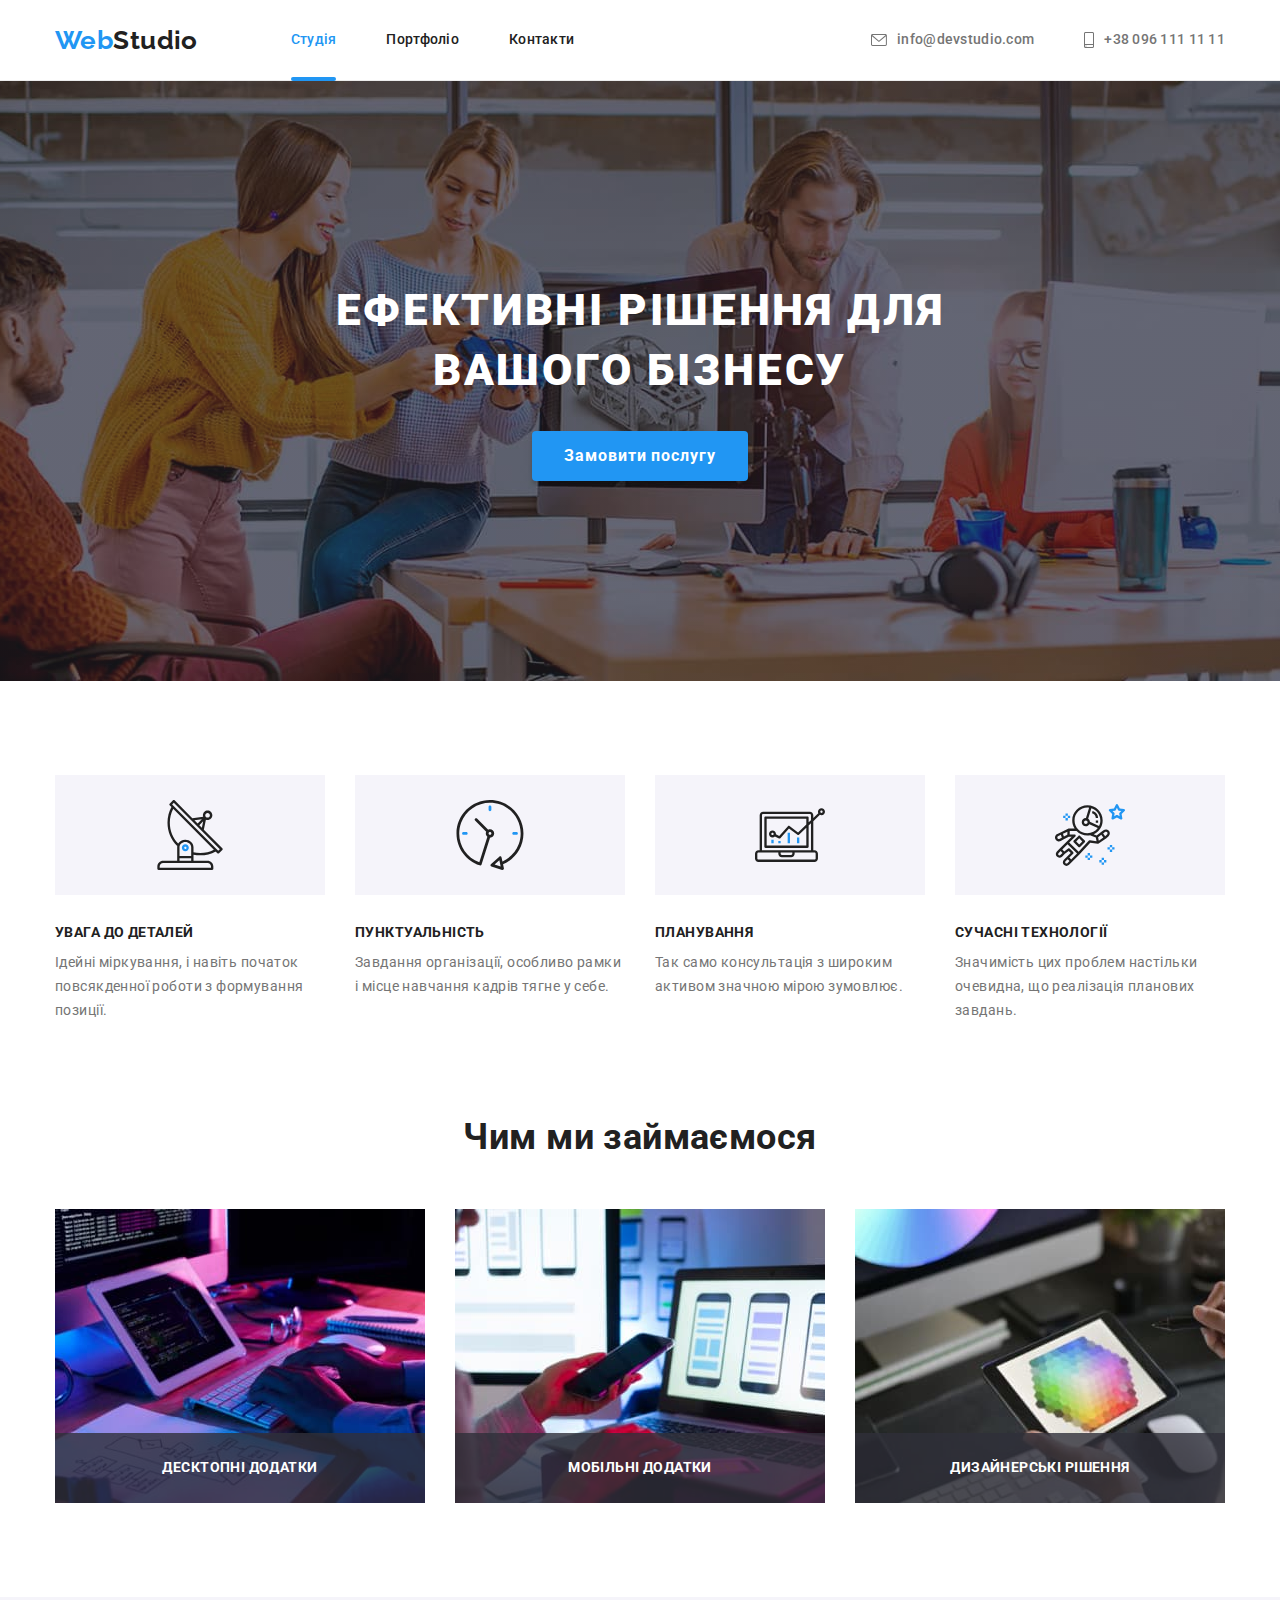
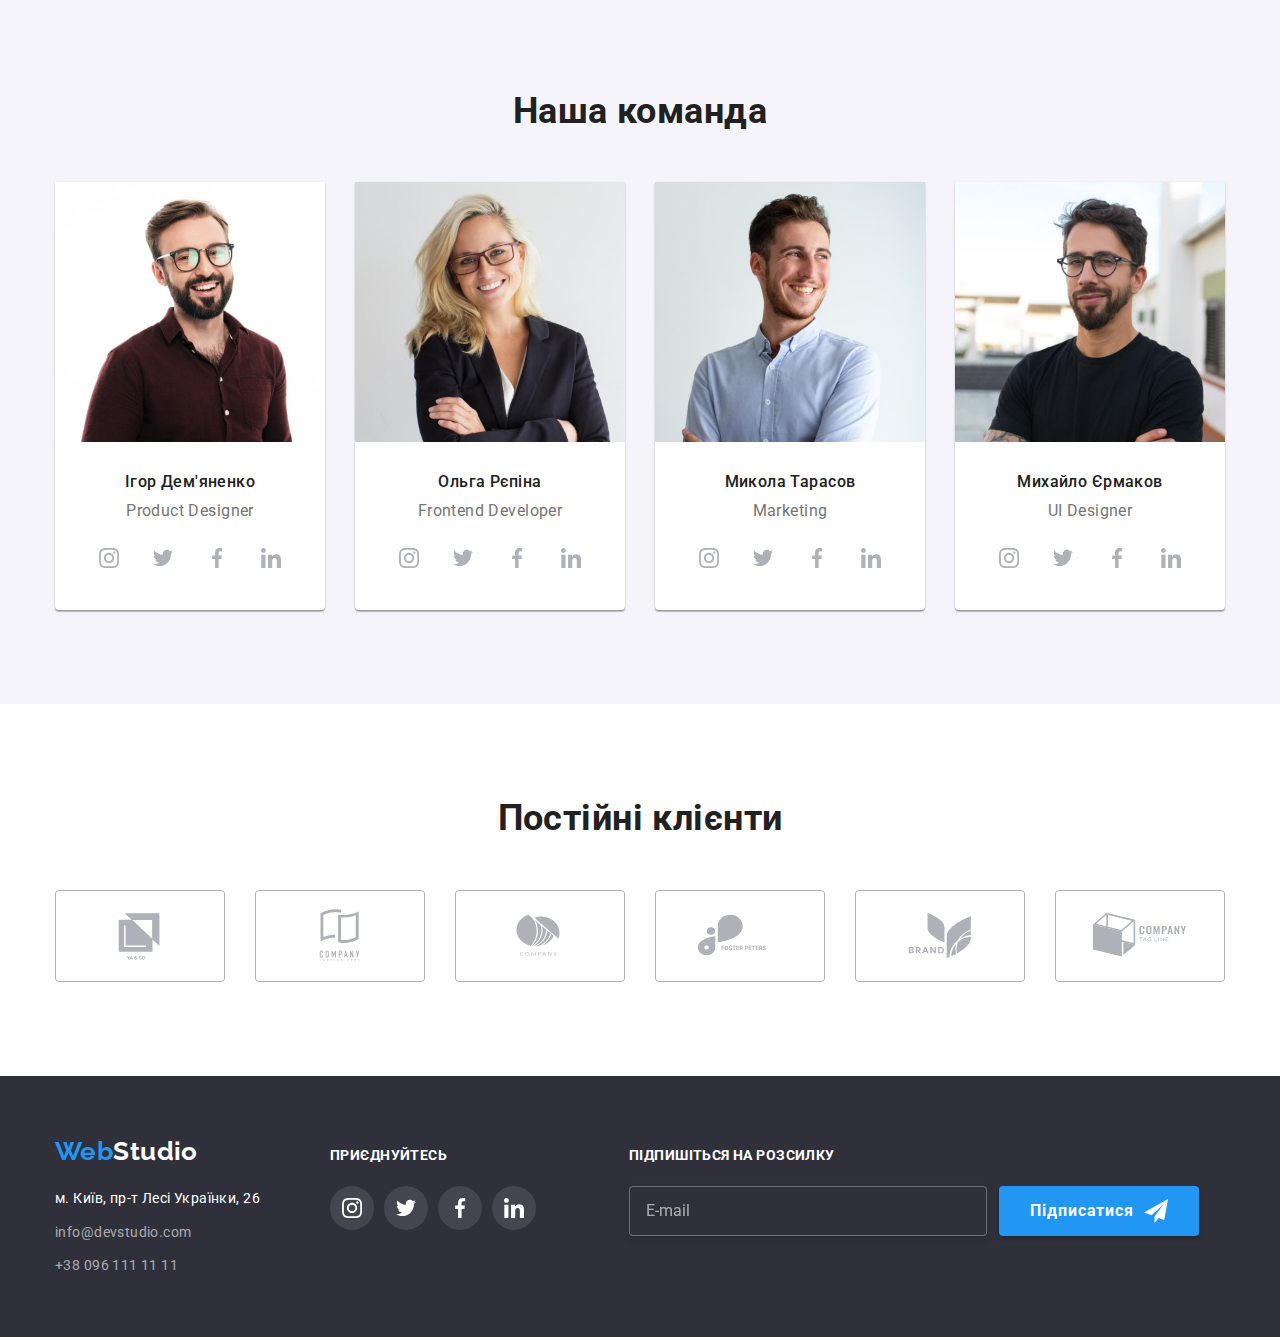
<file: index.html>
<!DOCTYPE html>
<html lang="uk">
  <head>
    <meta charset="UTF-8" />
    <meta name="viewport" content="width=device-width, initial-scale=1.0" />
    <title>WebStudio</title>
    <link rel="preconnect" href="https://fonts.googleapis.com" />
    <link rel="preconnect" href="https://fonts.gstatic.com" crossorigin />
    <link
      href="https://fonts.googleapis.com/css2?family=Raleway:wght@700&family=Roboto:wght@400;500;700;900&display=swap"
      rel="stylesheet"
    />
    <link
      rel="stylesheet"
      href="https://cdnjs.cloudflare.com/ajax/libs/modern-normalize/1.1.0/modern-normalize.min.css"
    />
    <link rel="stylesheet" href="./css/main.min.css" />
  </head>

  <body>
    <!-- header-->
    <header class="header">
      <div class="container header-container">
        <a href="./index.html" lang="en" class="logo"> <span class="part-logo">Web</span>Studio </a>
        <nav class="header-navigation">
          <ul class="site-nav list">
            <li class="header-item"><a href="" class="header-link link current">Студія</a></li>
            <li class="header-item">
              <a href="./portfolio.html" class="header-link link">Портфоліо</a>
            </li>
            <li class="header-item"><a href="" class="header-link link">Контакти</a></li>
          </ul>
        </nav>
        <ul class="auth-nav list">
          <li class="item">
            <a href="mailto:info@devstudio.com" class="header-link link">
              <svg class="nav-icon" width="16" height="12">
                <use href="./images/icons.svg#icon-envelope"></use>
              </svg>
              info@devstudio.com</a
            >
          </li>
          <li class="item">
            <a href="tel:+380961111111" class="header-link link">
              <svg class="nav-icon" width="10" height="16">
                <use href="./images/icons.svg#icon-smartphone"></use>
              </svg>
              +38 096 111 11 11</a
            >
          </li>
        </ul>
      </div>
    </header>

    <main>
      <!-- Шапка -->
      <section class="hero">
        <div class="container">
          <h1 class="hero-title">Ефективні рішення для вашого бізнесу</h1>
          <button type="button" class="hero-button button" data-modal-open>Замовити послугу</button>
        </div>
      </section>

      <!-- особливості -->
      <section class="features">
        <div class="container">
          <h2 class="visually-hidden">Наші особливості</h2>
          <ul class="list features-list">
            <li class="features-item">
              <div class="features-bg">
                <svg class="features-icon" width="70" height="70">
                  <use href="./images/icons.svg#icon-antenna"></use>
                </svg>
              </div>
              <h3 class="features-subtitle">Увага до деталей</h3>
              <p class="features-text">
                Ідейні міркування, і навіть початок повсякденної роботи з формування позиції.
              </p>
            </li>
            <li class="features-item">
              <div class="features-bg">
                <svg class="features-icon" width="70" height="70">
                  <use href="./images/icons.svg#icon-clock"></use>
                </svg>
              </div>
              <h3 class="features-subtitle">Пунктуальність</h3>
              <p class="features-text">
                Завдання організації, особливо рамки і місце навчання кадрів тягне у себе.
              </p>
            </li>
            <li class="features-item">
              <div class="features-bg">
                <svg class="features-icon" width="70" height="70">
                  <use href="./images/icons.svg#icon-diagram"></use>
                </svg>
              </div>
              <h3 class="features-subtitle">Планування</h3>
              <p class="features-text">
                Так само консультація з широким активом значною мірою зумовлює.
              </p>
            </li>
            <li class="features-item">
              <div class="features-bg">
                <svg class="features-icon" width="70" height="70">
                  <use href="./images/icons.svg#icon-astronaut"></use>
                </svg>
              </div>
              <h3 class="features-subtitle">Сучасні технології</h3>
              <p class="features-text">
                Значимість цих проблем настільки очевидна, що реалізація планових завдань.
              </p>
            </li>
          </ul>
        </div>
      </section>

      <!-- чим займаємось -->
      <section class="work section">
        <div class="container">
          <h2 class="work-title">Чим ми займаємося</h2>
          <ul class="list work-list">
            <li class="work-item">
              <div class="work-thumb">
                <img
                  class="work-img"
                  src="./images/box1.jpg"
                  alt="робочий стіл на якому комп'ютер планшет та клавіатура"
                  width="370"
                />
                <p class="work-text">Десктопні додатки</p>
              </div>
            </li>
            <li class="work-item">
              <div class="work-thumb">
                <img
                  class="work-img"
                  src="./images/box2.jpg"
                  alt="робочий стіл на якому ноутбук. Смартфон у руках"
                  width="370"
                />
                <p class="work-text">Мобільні додатки</p>
              </div>
            </li>
            <li class="work-item">
              <div class="work-thumb">
                <img
                  class="work-img"
                  src="./images/box3.jpg"
                  alt="планшет у руках. на планшеті кольорова гама"
                  width="370"
                />
                <p class="work-text">Дизайнерські рішення</p>
              </div>
            </li>
          </ul>
        </div>
      </section>

      <!-- команда -->
      <section class="team section">
        <div class="container">
          <h2 class="team-title">Наша команда</h2>
          <ul class="list team-list">
            <li class="team-item">
              <img
                class="team-img"
                src="./images/img.jpg"
                alt="чоловік  в окулярах з бородою в коричневій сорочці на білому фоні"
                width="270"
              />
              <div class="team-container">
                <h3 class="team-subtitle">Ігор Дем'яненко</h3>
                <p lang="en" class="team-text">Product Designer</p>
                <ul class="list">
                  <li class="item">
                    <a href="#" class="team-link"
                      ><svg class="team-icon svg" width="20" height="20">
                        <use href="./images/icons.svg#icon-instagram"></use>
                      </svg>
                    </a>
                  </li>
                  <li class="item">
                    <a href="#" class="team-link">
                      <svg class="team-icon svg" width="20" height="20">
                        <use href="./images/icons.svg#icon-twitter"></use>
                      </svg>
                    </a>
                  </li>
                  <li class="item">
                    <a href="#" class="team-link"
                      ><svg class="team-icon svg" width="20" height="20">
                        <use href="./images/icons.svg#icon-facebook"></use>
                      </svg>
                    </a>
                  </li>
                  <li class="item">
                    <a href="#" class="team-link"
                      ><svg class="team-icon svg" width="20" height="20">
                        <use href="./images/icons.svg#icon-linkedin"></use>
                      </svg>
                    </a>
                  </li>
                </ul>
              </div>
            </li>
            <li class="team-item">
              <img
                class="team-img"
                src="./images/img(1).jpg"
                alt="жінка блондинка в окулярах в чорному піджаку "
                width="270"
              />
              <div class="team-container">
                <h3 class="team-subtitle">Ольга Рєпіна</h3>
                <p lang="en" class="team-text">Frontend Developer</p>
                <ul class="list">
                  <li class="item">
                    <a href="#" class="team-link"
                      ><svg class="team-icon svg" width="20" height="20">
                        <use href="./images/icons.svg#icon-instagram"></use>
                      </svg>
                    </a>
                  </li>
                  <li class="item">
                    <a href="#" class="team-link">
                      <svg class="team-icon svg" width="20" height="20">
                        <use href="./images/icons.svg#icon-twitter"></use>
                      </svg>
                    </a>
                  </li>
                  <li class="item">
                    <a href="#" class="team-link"
                      ><svg class="team-icon svg" width="20" height="20">
                        <use href="./images/icons.svg#icon-facebook"></use>
                      </svg>
                    </a>
                  </li>
                  <li class="item">
                    <a href="#" class="team-link"
                      ><svg class="team-icon svg" width="20" height="20">
                        <use href="./images/icons.svg#icon-linkedin"></use>
                      </svg>
                    </a>
                  </li>
                </ul>
              </div>
            </li>
            <li class="team-item">
              <img
                class="team-img"
                src="./images/img(2).jpg"
                alt="чоловік в світло блакитній сорочці на білому фоні"
                width="270"
              />
              <div class="team-container">
                <h3 class="team-subtitle">Микола Тарасов</h3>
                <p lang="en" class="team-text">Marketing</p>
                <ul class="list">
                  <li class="item">
                    <a href="#" class="team-link"
                      ><svg class="team-icon svg" width="20" height="20">
                        <use href="./images/icons.svg#icon-instagram"></use>
                      </svg>
                    </a>
                  </li>
                  <li class="item">
                    <a href="#" class="team-link">
                      <svg class="team-icon svg" width="20" height="20">
                        <use href="./images/icons.svg#icon-twitter"></use>
                      </svg>
                    </a>
                  </li>
                  <li class="item">
                    <a href="#" class="team-link"
                      ><svg class="team-icon svg" width="20" height="20">
                        <use href="./images/icons.svg#icon-facebook"></use>
                      </svg>
                    </a>
                  </li>
                  <li class="item">
                    <a href="#" class="team-link"
                      ><svg class="team-icon svg" width="20" height="20">
                        <use href="./images/icons.svg#icon-linkedin"></use>
                      </svg>
                    </a>
                  </li>
                </ul>
              </div>
            </li>
            <li class="team-item">
              <img
                class="team-img"
                src="./images/img(3).jpg"
                alt="чоловік в окулярах з бородою в чорній футболці"
                width="270"
              />
              <div class="team-container">
                <h3 class="team-subtitle">Михайло Єрмаков</h3>
                <p lang="en" class="team-text">UI Designer</p>
                <ul class="list">
                  <li class="item">
                    <a href="#" class="team-link"
                      ><svg class="team-icon svg" width="20" height="20">
                        <use href="./images/icons.svg#icon-instagram"></use>
                      </svg>
                    </a>
                  </li>
                  <li class="item">
                    <a href="#" class="team-link">
                      <svg class="team-icon svg" width="20" height="20">
                        <use href="./images/icons.svg#icon-twitter"></use>
                      </svg>
                    </a>
                  </li>
                  <li class="item">
                    <a href="#" class="team-link"
                      ><svg class="team-icon svg" width="20" height="20">
                        <use href="./images/icons.svg#icon-facebook"></use>
                      </svg>
                    </a>
                  </li>
                  <li class="item">
                    <a href="#" class="team-link"
                      ><svg class="team-icon svg" width="20" height="20">
                        <use href="./images/icons.svg#icon-linkedin"></use>
                      </svg>
                    </a>
                  </li>
                </ul>
              </div>
            </li>
          </ul>
        </div>
      </section>

      <!-- clients -->
      <section class="clients section">
        <div class="container">
          <h2 class="clients-title">Постійні клієнти</h2>
          <ul class="list clients-list">
            <li class="clients-item">
              <a href="#" class="clients-link">
                <svg class="icon-clients svg" width="106" height="60">
                  <use href="./images/icons.svg#icon-Logo"></use>
                </svg>
              </a>
            </li>
            <li class="clients-item">
              <a href="" class="clients-link">
                <svg class="icon-clients svg" width="106" height="60">
                  <use href="./images/icons.svg#icon-Logo-1"></use>
                </svg>
              </a>
            </li>
            <li class="clients-item">
              <a href="" class="clients-link">
                <svg class="icon-clients svg" width="106" height="60">
                  <use href="./images/icons.svg#icon-Logo-2"></use>
                </svg>
              </a>
            </li>
            <li class="clients-item">
              <a href="" class="clients-link">
                <svg class="icon-clients svg" width="106" height="60">
                  <use href="./images/icons.svg#icon-Logo-3"></use>
                </svg>
              </a>
            </li>
            <li class="clients-item">
              <a href="" class="clients-link">
                <svg class="icon-clients svg" width="106" height="60">
                  <use href="./images/icons.svg#icon-Logo-4"></use>
                </svg>
              </a>
            </li>
            <li class="clients-item">
              <a href="" class="clients-link">
                <svg class="icon-clients svg" width="106" height="60">
                  <use href="./images/icons.svg#icon-Logo-5"></use>
                </svg>
              </a>
            </li>
          </ul>
        </div>
      </section>
    </main>

    <!-- footer -->
    <footer class="footer">
      <div class="container footer-container">
        <div class="adress-container">
          <a href="./index.html" lang="en" class="footer-logo"
            ><span class="part-logo">Web</span>Studio</a
          >
          <address>
            <ul class="adress-list list">
              <li class="adress-item">
                <a
                  href="https://goo.gl/maps/CPtrU1FHBa2aNyZL9"
                  target="_blank"
                  rel="noopener noreferrer nofollow"
                  class="adress"
                >
                  м. Київ, пр-т Лесі Українки, 26</a
                >
              </li>
              <li class="adress-item">
                <a href="mailto:info@devstudio.com" class="adress-link mail">info@devstudio.com</a>
              </li>
              <li class="adress-item">
                <a href="tel:+380961111111" class="adress-link">+38 096 111 11 11</a>
              </li>
            </ul>
          </address>
        </div>
        <div class="footer-join">
          <h2 class="footer-text">Приєднуйтесь</h2>
          <ul class="footer-list list">
            <li class="item">
              <a href="" class="join-link"
                ><svg class="svg" width="20" height="20">
                  <use href="./images/icons.svg#icon-instagram"></use>
                </svg>
              </a>
            </li>
            <li class="item">
              <a href="" class="join-link">
                <svg class="svg" width="20" height="20">
                  <use href="./images/icons.svg#icon-twitter"></use>
                </svg>
              </a>
            </li>
            <li class="item">
              <a href="" class="join-link">
                <svg class="svg" width="20" height="20">
                  <use href="./images/icons.svg#icon-facebook"></use>
                </svg>
              </a>
            </li>
            <li class="item">
              <a href="" class="join-link">
                <svg class="svg" width="20" height="20">
                  <use href="./images/icons.svg#icon-linkedin"></use>
                </svg>
              </a>
            </li>
          </ul>
        </div>
        <div class="footer-input">
          <h2 class="footer-text">Підпишіться на розсилку</h2>
          <form class="footer-label">
            <label>
              <input required type="email" name="email" placeholder="E-mail" class="join-input" />
            </label>
            <button type="submit" class="button join-button">
              Підписатися
              <svg class="svg icon-send" width="24" height="24">
                <use href="./images/icons.svg#icon-send"></use>
              </svg>
            </button>
          </form>
        </div>
      </div>
    </footer>

    <!-- modal-window -->
    <div class="backdrop is-hidden" data-modal>
      <div class="modal">
        <button type="button" class="close-button" data-modal-close>
          <svg class="icon-close svg" width="18" height="18">
            <use href="./images/icons.svg#icon-close"></use>
          </svg>
        </button>

        <form class="form">
          <p class="form-text">Залиште свої дані, ми вам передзвонимо</p>
          <div class="form-field">
            <label for="name" class="form-label">Ім'я</label>
            <div class="input-field">
              <svg class="svg icon-form" width="18" height="18">
                <use href="./images/icons.svg#icon-person"></use>
              </svg>
              <input
                class="form-input"
                type="text"
                name="name"
                id="name"
                required
                pattern="[a-zA-Zа-яА-ЯіІїЇ`ʼ]+"
              />
            </div>
          </div>

          <div class="form-field">
            <label for="tel" class="form-label">Телефон</label>
            <div class="input-field">
              <svg class="svg icon-form" width="18" height="18">
                <use href="./images/icons.svg#icon-phone"></use>
              </svg>
              <input
                class="form-input"
                type="tel"
                name="tel"
                id="tel"
                required
                pattern="[0-9]{3}-[0-9]{3}-[0-9]{2}-[0-9]{2}"
                title="xxx-xxx-xx-xx"
              />
            </div>
          </div>

          <div class="form-field">
            <label for="email" class="form-label">Пошта</label>
            <div class="input-field">
              <svg class="svg icon-form" width="18" height="18">
                <use href="./images/icons.svg#icon-email"></use>
              </svg>
              <input class="form-input" type="email" name="email" id="email" required />
            </div>
          </div>
          <div class="form-field">
            <label for="comment" class="form-label">Коментар</label>
            <textarea
              class="textarea"
              name="comment"
              id="comment"
              placeholder="Введіть текст"
            ></textarea>
          </div>
          <div class="privacy">
            <label for="privacy" class="privacy-text"
              ><input type="checkbox" name="privacy" class="checkbox" id="privacy" />
              <span class="icon-checkbox"></span>
              Погоджуюся з розсилкою та приймаю <a href="" class="privacy-link"> Умови договору</a>
            </label>
          </div>
          <button type="submit" class="form-button button">Відправити</button>
        </form>
      </div>
    </div>

    <script src="./js/modal.js"></script>
  </body>
</html>
</file>
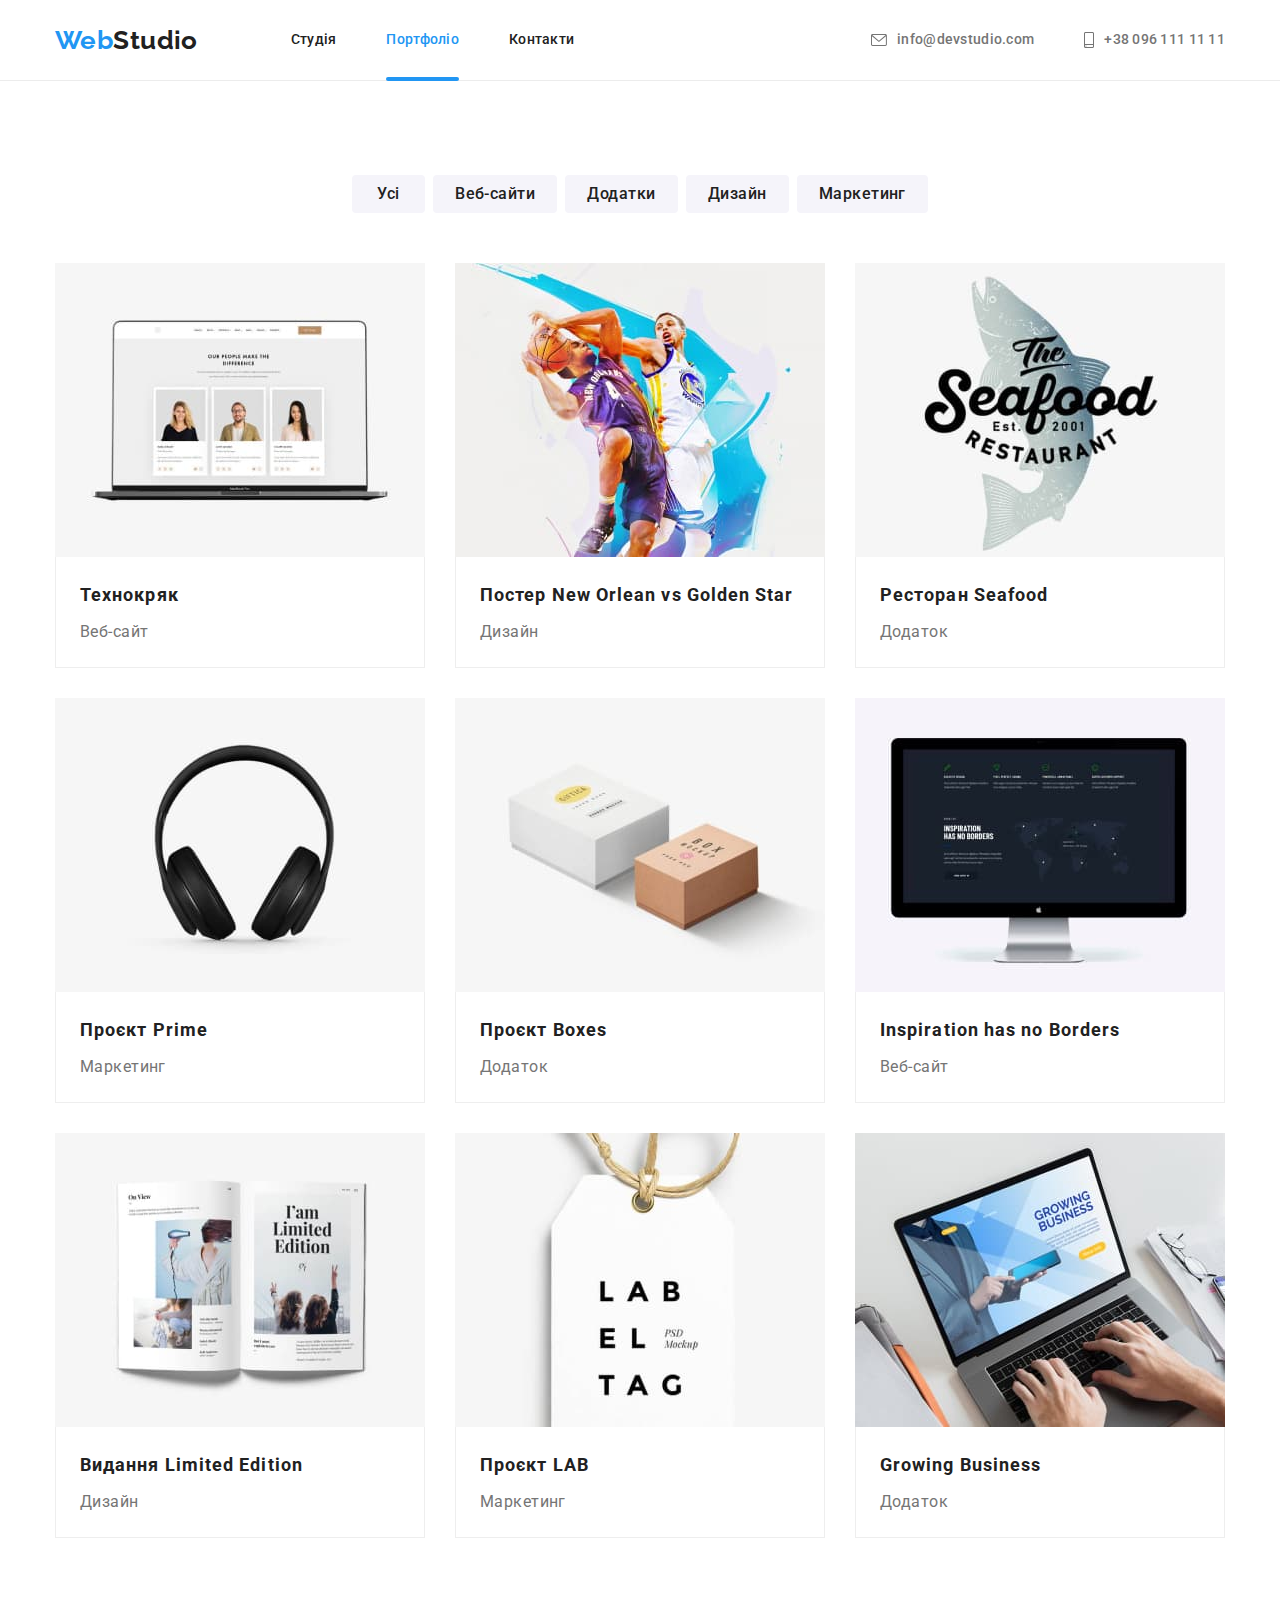
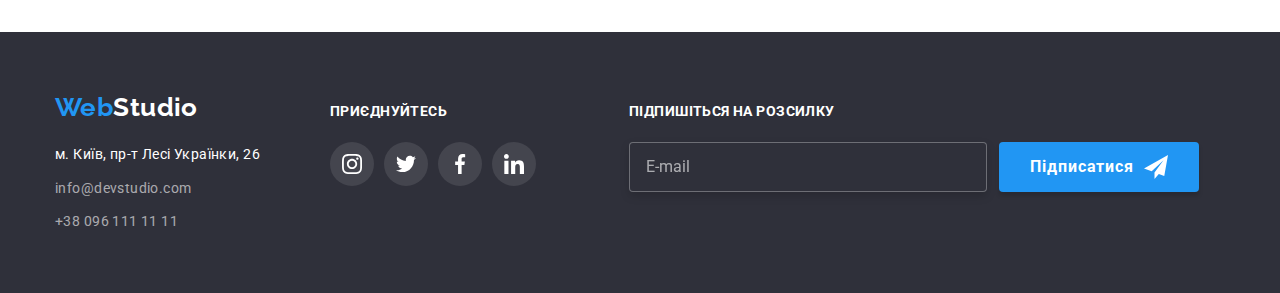
<file: portfolio.html>
<!DOCTYPE html>
<html lang="uk">
  <head>
    <meta charset="UTF-8" />
    <meta name="viewport" content="width=device-width, initial-scale=1.0" />
    <title>WebStudio</title>
    <link rel="preconnect" href="https://fonts.googleapis.com" />
    <link rel="preconnect" href="https://fonts.gstatic.com" crossorigin />
    <link
      href="https://fonts.googleapis.com/css2?family=Raleway:wght@700&family=Roboto:wght@400;500;700;900&display=swap"
      rel="stylesheet"
    />
    <link
      rel="stylesheet"
      href="https://cdnjs.cloudflare.com/ajax/libs/modern-normalize/1.1.0/modern-normalize.min.css"
    />
    <link rel="stylesheet" href="./css/main.min.css" />
  </head>

  <body>
    <!-- Навігація-->
    <header class="header">
      <div class="container header-container">
        <a href="./index.html" lang="en" class="logo"> <span class="part-logo">Web</span>Studio</a>
        <nav class="header-navigation">
          <ul class="site-nav list">
            <li class="header-item"><a href="./index.html" class="header-link link">Студія</a></li>
            <li class="header-item">
              <a href="./portfolio.html" class="header-link link current">Портфоліо</a>
            </li>
            <li class="header-item"><a href="" class="header-link link">Контакти</a></li>
          </ul>
        </nav>
        <ul class="auth-nav list">
          <li class="item">
            <a href="mailto:info@devstudio.com" class="header-link link">
              <svg class="nav-icon" width="16" height="12">
                <use href="./images/icons.svg#icon-envelope"></use>
              </svg>
              info@devstudio.com
            </a>
          </li>
          <li class="item">
            <a href="tel:+380961111111" class="header-link link">
              <svg class="nav-icon" width="10" height="16">
                <use href="./images/icons.svg#icon-smartphone"></use>
              </svg>
              +38 096 111 11 11
            </a>
          </li>
        </ul>
      </div>
    </header>

    <main>
      <section class="portfolio">
        <div class="container">
          <h1 class="visually-hidden">Потртфоліо</h1>
          <!-- filtr -->
          <ul class="filtr list">
            <li class="filtr-item">
              <button type="button" class="button portfolio-button">Усі</button>
            </li>
            <li class="filtr-item">
              <button type="button" class="button portfolio-button">Веб-сайти</button>
            </li>
            <li class="filtr-item">
              <button type="button" class="button portfolio-button">Додатки</button>
            </li>
            <li class="filtr-item">
              <button type="button" class="button portfolio-button">Дизайн</button>
            </li>
            <li class="filtr-item">
              <button type="button" class="button portfolio-button">Маркетинг</button>
            </li>
          </ul>
          <!-- portfolio -->
          <ul class="list portfolio-list">
            <li class="portfolio-item">
              <a href="" class="portfolio-link link">
                <div class="portfolio-thumb">
                  <img
                    class="portfolio-img"
                    src="./images/portfolio.jpg"
                    alt="ноутбук з відкритим сайтом"
                    width="370"
                  />
                  <p class="img-text">
                    Ресурс пропонує комплексні пропозиції з різним рівнем функціоналу та сервісів.
                    Все це дозволить відвідувачу отримати вичерпні відомості про компанію чи
                    приватну особу.
                  </p>
                </div>

                <div class="text-group">
                  <h2 class="portfolio-subtitle">Технокряк</h2>
                  <p class="portfolio-text">Веб-сайт</p>
                </div>
              </a>
            </li>
            <li class="portfolio-item">
              <a href="" class="portfolio-link link">
                <div class="portfolio-thumb">
                  <img
                    class="portfolio-img"
                    src="./images/portfolio1.jpg"
                    alt="два баскетболісти під час гри у баскетбол"
                    width="370"
                  />
                  <p class="img-text">
                    Ресурс пропонує комплексні пропозиції з різним рівнем функціоналу та сервісів.
                    Все це дозволить відвідувачу отримати вичерпні відомості про компанію чи
                    приватну особу.
                  </p>
                </div>

                <div class="text-group">
                  <h2 class="portfolio-subtitle">
                    Постер <span lang="en">New Orlean vs Golden Star</span>
                  </h2>
                  <p class="portfolio-text">Дизайн</p>
                </div>
              </a>
            </li>
            <li class="portfolio-item">
              <a href="" class="portfolio-link link">
                <div class="portfolio-thumb">
                  <img
                    class="portfolio-img"
                    src="./images/portfolio2.jpg"
                    alt="логотип ресторану"
                    width="370"
                  />
                  <p class="img-text">
                    Ресурс пропонує комплексні пропозиції з різним рівнем функціоналу та сервісів.
                    Все це дозволить відвідувачу отримати вичерпні відомості про компанію чи
                    приватну особу.
                  </p>
                </div>

                <div class="text-group">
                  <h2 class="portfolio-subtitle">Ресторан <span lang="en">Seafood</span></h2>
                  <p class="portfolio-text">Додаток</p>
                </div>
              </a>
            </li>
            <li class="portfolio-item">
              <a href="" class="portfolio-link link">
                <div class="portfolio-thumb">
                  <img
                    class="portfolio-img"
                    src="./images/portfolio3.jpg"
                    alt="навушники"
                    width="370"
                  />
                  <p class="img-text">
                    Ресурс пропонує комплексні пропозиції з різним рівнем функціоналу та сервісів.
                    Все це дозволить відвідувачу отримати вичерпні відомості про компанію чи
                    приватну особу.
                  </p>
                </div>

                <div class="text-group">
                  <h2 class="portfolio-subtitle">Проєкт <span lang="en">Prime</span></h2>
                  <p class="portfolio-text">Маркетинг</p>
                </div>
              </a>
            </li>
            <li class="portfolio-item">
              <a href="" class="portfolio-link link">
                <div class="portfolio-thumb">
                  <img
                    class="portfolio-img"
                    src="./images/portfolio4.jpg"
                    alt="дві коробки. перша біла друга коричнева"
                    width="370"
                  />
                  <p class="img-text">
                    Ресурс пропонує комплексні пропозиції з різним рівнем функціоналу та сервісів.
                    Все це дозволить відвідувачу отримати вичерпні відомості про компанію чи
                    приватну особу.
                  </p>
                </div>

                <div class="text-group">
                  <h2 class="portfolio-subtitle">Проєкт <span lang="en">Boxes</span></h2>
                  <p class="portfolio-text">Додаток</p>
                </div>
              </a>
            </li>
            <li class="portfolio-item">
              <a href="" class="portfolio-link link">
                <div class="portfolio-thumb">
                  <img
                    class="portfolio-img"
                    src="./images/portfolio5.jpg"
                    alt="екран монітору"
                    width="370"
                  />
                  <p class="img-text">
                    Ресурс пропонує комплексні пропозиції з різним рівнем функціоналу та сервісів.
                    Все це дозволить відвідувачу отримати вичерпні відомості про компанію чи
                    приватну особу.
                  </p>
                </div>

                <div class="text-group">
                  <h2 class="portfolio-subtitle" lang="en">Inspiration has no Borders</h2>
                  <p class="portfolio-text">Веб-сайт</p>
                </div>
              </a>
            </li>
            <li class="portfolio-item">
              <a href="" class="portfolio-link link">
                <div class="portfolio-thumb">
                  <img
                    class="portfolio-img"
                    src="./images/portfolio6.jpg"
                    alt="відкритий журнал з зображенням дівчат"
                    width="370"
                  />
                  <p class="img-text">
                    Ресурс пропонує комплексні пропозиції з різним рівнем функціоналу та сервісів.
                    Все це дозволить відвідувачу отримати вичерпні відомості про компанію чи
                    приватну особу.
                  </p>
                </div>

                <div class="text-group">
                  <h2 class="portfolio-subtitle">Видання <span lang="en">Limited Edition</span></h2>
                  <p class="portfolio-text">Дизайн</p>
                </div>
              </a>
            </li>
            <li class="portfolio-item">
              <a href="" class="portfolio-link link">
                <div class="portfolio-thumb">
                  <img
                    class="portfolio-img"
                    src="./images/portfolio7.jpg"
                    alt="лейба для одягу"
                    width="370"
                  />
                  <p class="img-text">
                    Ресурс пропонує комплексні пропозиції з різним рівнем функціоналу та сервісів.
                    Все це дозволить відвідувачу отримати вичерпні відомості про компанію чи
                    приватну особу.
                  </p>
                </div>

                <div class="text-group">
                  <h2 class="portfolio-subtitle">
                    Проєкт <span lang="en" class="title-part">Lab</span>
                  </h2>
                  <p class="portfolio-text">Маркетинг</p>
                </div>
              </a>
            </li>
            <li class="portfolio-item">
              <a href="" class="portfolio-link link">
                <div class="portfolio-thumb">
                  <img
                    class="portfolio-img"
                    src="./images/portfolio8.jpg"
                    alt="відкритий ноутбук на столі"
                    width="370"
                  />
                  <p class="img-text">
                    Ресурс пропонує комплексні пропозиції з різним рівнем функціоналу та сервісів.
                    Все це дозволить відвідувачу отримати вичерпні відомості про компанію чи
                    приватну особу.
                  </p>
                </div>

                <div class="text-group">
                  <h2 class="portfolio-subtitle" lang="en">Growing Business</h2>
                  <p class="portfolio-text">Додаток</p>
                </div>
              </a>
            </li>
          </ul>
        </div>
      </section>
    </main>

    <!-- футер -->
    <footer class="footer">
      <div class="container footer-container">
        <div class="adress-container">
          <a href="./index.html" lang="en" class="footer-logo"
            ><span class="part-logo">Web</span>Studio</a
          >
          <address>
            <ul class="adress-list list">
              <li class="adress-item">
                <a
                  href="https://goo.gl/maps/CPtrU1FHBa2aNyZL9"
                  target="_blank"
                  rel="noopener noreferrer nofollow"
                  class="adress"
                >
                  м. Київ, пр-т Лесі Українки, 26</a
                >
              </li>
              <li class="adress-item">
                <a href="mailto:info@devstudio.com" class="adress-link mail">info@devstudio.com</a>
              </li>
              <li class="adress-item">
                <a href="tel:+380961111111" class="adress-link">+38 096 111 11 11</a>
              </li>
            </ul>
          </address>
        </div>
        <div class="footer-join">
          <h2 class="footer-text">Приєднуйтесь</h2>
          <ul class="footer-list list">
            <li class="item">
              <a href="" class="join-link"
                ><svg class="svg" width="20" height="20">
                  <use href="./images/icons.svg#icon-instagram"></use>
                </svg>
              </a>
            </li>
            <li class="item">
              <a href="" class="join-link">
                <svg class="svg" width="20" height="20">
                  <use href="./images/icons.svg#icon-twitter"></use>
                </svg>
              </a>
            </li>
            <li class="item">
              <a href="" class="join-link">
                <svg class="svg" width="20" height="20">
                  <use href="./images/icons.svg#icon-facebook"></use>
                </svg>
              </a>
            </li>
            <li class="item">
              <a href="" class="join-link">
                <svg class="svg" width="20" height="20">
                  <use href="./images/icons.svg#icon-linkedin"></use>
                </svg>
              </a>
            </li>
          </ul>
        </div>
        <div class="footer-input">
          <h2 class="footer-text">Підпишіться на розсилку</h2>
          <form class="footer-label">
            <label>
              <input required type="email" name="email" placeholder="E-mail" class="join-input" />
            </label>
            <button type="submit" class="button join-button">
              Підписатися
              <svg class="svg icon-send" width="24" height="24">
                <use href="./images/icons.svg#icon-send"></use>
              </svg>
            </button>
          </form>
        </div>
      </div>
    </footer>
  </body>
</html>
</file>
<file: css/main.min.css>
:root{--background-color: #ffffff;--main-text-color: #212121;--accent-color: #2196f3;--secondary-text-color: #757575;--footer-color: #2f303a;--team-bg-color: #f5f4fa;--white-rgba-color: rgba(255, 255, 255, 0.6);--main-font: Roboto, sans-serif;--transition: 250ms cubic-bezier(0.4, 0, 0.2, 1)}.join-button,.join-link,.clients-link,.team-link,.work-text,.privacy-text,.close-button{display:-webkit-box;display:-ms-flexbox;display:flex;-webkit-box-pack:center;-ms-flex-pack:center;justify-content:center;-webkit-box-align:center;-ms-flex-align:center;align-items:center}.visually-hidden{position:absolute;white-space:nowrap;width:1px;height:1px;overflow:hidden;border:0;padding:0;clip:rect(0 0 0 0);-webkit-clip-path:inset(50%);clip-path:inset(50%);margin:-1px}body{background-color:var(--background-color);color:var(--main-text-color);font-family:var(--main-font);letter-spacing:.03em;font-size:14px}h1,h2,h3,h4,h5,h6,p{margin:0}img{display:block;max-width:100%;height:auto}.list{list-style:none;margin:0;padding-left:0}.link{text-decoration:none}.svg{fill:currentColor}button{display:block;margin:0 auto;cursor:pointer;border:none;border-radius:4px;font-family:inherit;color:var(--background-color);background-color:var(--accent-color)}.section{padding-top:94px;padding-bottom:94px}.container{width:1200px;margin:0 auto;padding:0 15px}.logo{color:var(--main-text-color);font-family:Raleway,sans-serif;font-weight:700;font-size:26px;line-height:1.19;text-decoration:none}.logo:hover,.logo:focus{color:var(--main-text-color)}.part-logo{color:var(--accent-color);font-family:Raleway,sans-serif;text-decoration:none;font-weight:700;font-size:26px;line-height:1.19}.part-logo:hover,.part-logo:focus{color:var(--accent-color)}.footer-logo{color:var(--background-color);display:inline-block;font-family:Raleway,sans-serif;text-decoration:none;font-weight:700;font-size:26px;line-height:1.19;margin-bottom:20px}.footer-logo:hover,.footer-logo:focus{color:var(--background-color)}.backdrop{position:fixed;top:0;bottom:0;width:100%;height:100%;background:rgba(0,0,0,.2);opacity:1;-webkit-transition:opacity var(--transition);transition:opacity var(--transition)}.backdrop.is-hidden{opacity:0;pointer-events:none}.modal{position:absolute;top:50%;left:50%;min-width:528px;min-height:581px;background:var(--background-color);-webkit-box-shadow:0px 1px 3px rgba(0,0,0,.12),0px 1px 1px rgba(0,0,0,.14),0px 2px 1px rgba(0,0,0,.2);box-shadow:0px 1px 3px rgba(0,0,0,.12),0px 1px 1px rgba(0,0,0,.14),0px 2px 1px rgba(0,0,0,.2);border-radius:4px;-webkit-transform:translate(-50%, -50%) scale(1);transform:translate(-50%, -50%) scale(1);-webkit-transition:scale var(--transition),-webkit-transform var(--transition);transition:scale var(--transition),-webkit-transform var(--transition);transition:transform var(--transition),scale var(--transition);transition:transform var(--transition),scale var(--transition),-webkit-transform var(--transition)}.backdrop.is-hidden .modal{-webkit-transform:translate(-50%, -50%) scale(1.1);transform:translate(-50%, -50%) scale(1.1)}.close-button{position:absolute;top:8px;right:8px;border-radius:50%;width:30px;height:30px;color:#000;background-color:var(--background-color);border:1px solid rgba(0,0,0,.1);cursor:pointer;-webkit-transition:color var(--transition);transition:color var(--transition)}.close-button:hover,.close-button:focus{color:var(--accent-color);fill:currentColor}.form{padding:40px}.form-text{font-weight:700;font-size:20px;line-height:1.15;text-align:center;margin-bottom:12px;color:var(--main-text-color)}.form-field{display:-webkit-box;display:-ms-flexbox;display:flex;-webkit-box-orient:vertical;-webkit-box-direction:normal;-ms-flex-direction:column;flex-direction:column}.form-label{font-size:12px;line-height:1.16;letter-spacing:.01em;margin-bottom:4px;color:var(--secondary-text-color)}.form-input{width:448px;height:40px;padding:0px 0px 0px 42px;margin:0;font:inherit;border:1px solid rgba(33,33,33,.2);border-radius:4px;-webkit-transition:border var(--transition);transition:border var(--transition)}.input-field:focus-within .form-input,.input-field:hover .form-input{border:1px solid var(--accent-color);outline:none}.input-field{position:relative;margin-bottom:10px}.icon-form{position:absolute;top:11px;left:12px;fill:var(--main-text-color);-webkit-transition:fill var(--transition);transition:fill var(--transition)}.input-field:focus-within .icon-form,.input-field:hover .icon-form{fill:currentColor;color:#2196f3}.textarea{width:448px;height:120px;resize:none;padding:12px 16px;border:1px solid rgba(33,33,33,.2);border-radius:4px;-webkit-transition:border var(--transition);transition:border var(--transition)}.textarea::-webkit-input-placeholder{font-size:12px;line-height:1.16;letter-spacing:.01em;color:rgba(117,117,117,.5)}.textarea::-moz-placeholder{font-size:12px;line-height:1.16;letter-spacing:.01em;color:rgba(117,117,117,.5)}.textarea:-ms-input-placeholder{font-size:12px;line-height:1.16;letter-spacing:.01em;color:rgba(117,117,117,.5)}.textarea::-ms-input-placeholder{font-size:12px;line-height:1.16;letter-spacing:.01em;color:rgba(117,117,117,.5)}.textarea::placeholder{font-size:12px;line-height:1.16;letter-spacing:.01em;color:rgba(117,117,117,.5)}.textarea:focus,.textarea:hover{border:1px solid var(--accent-color);outline:none}.privacy{margin-top:20px;margin-bottom:30px}.privacy-text{font-size:14px;line-height:1.71;color:var(--secondary-text-color)}.privacy-link{color:var(--accent-color);margin-left:4px}.icon-checkbox{display:block;width:16px;height:15px;margin-right:7px;border:1px solid #000;-webkit-box-shadow:0px 4px 4px rgba(0,0,0,.25);box-shadow:0px 4px 4px rgba(0,0,0,.25);border-radius:4px;cursor:pointer}.icon-checkbox:focus{border-color:var(--accent-color)}.checkbox:focus+.icon-checkbox{-webkit-box-shadow:0 0 0 2px rgba(0,0,255,.5);box-shadow:0 0 0 2px rgba(0,0,255,.5)}.checkbox:checked+.icon-checkbox{border-color:rgba(0,0,0,0);border:none;background-image:url(../images/checkbox.svg);background-size:contain;background-origin:bordex-box}.checkbox{position:absolute;-webkit-appearance:none;-moz-appearance:none;appearance:none}.form-button{padding:10px 52px;min-width:200px;font-weight:700;font-size:16px;line-height:1.19;-webkit-box-align:center;-ms-flex-align:center;align-items:center;text-align:center;letter-spacing:.06em;-webkit-box-shadow:0px 4px 4px rgba(0,0,0,.15);box-shadow:0px 4px 4px rgba(0,0,0,.15);-webkit-transition:background-color var(--transition);transition:background-color var(--transition)}.form-button:hover,.form-button:focus{background-color:#188ce8}.header{border-bottom:1px solid #ececec}.header-container{display:-webkit-box;display:-ms-flexbox;display:flex;-webkit-box-align:center;-ms-flex-align:center;align-items:center}.header-navigation{margin-left:93px}.site-nav{display:-webkit-box;display:-ms-flexbox;display:flex}.header-item+.header-item{margin-left:50px}.site-nav .link{position:relative;display:block;padding-top:32px;padding-bottom:32px;-webkit-transition:color var(--transition);transition:color var(--transition);color:var(--main-text-color);letter-spacing:.02em;font-weight:500;line-height:1.14}.site-nav .link:hover,.site-nav .link:focus{color:var(--accent-color)}.site-nav .link.current{color:var(--accent-color)}.auth-nav{display:-webkit-box;display:-ms-flexbox;display:flex;margin-left:auto}.auth-nav .item+.item{margin-left:50px}.auth-nav .link{display:-webkit-box;display:-ms-flexbox;display:flex;-webkit-box-align:center;-ms-flex-align:center;align-items:center;-webkit-transition:color var(--transition);transition:color var(--transition);letter-spacing:.02em;font-weight:500;line-height:1.14;padding-top:32px;padding-bottom:32px;color:var(--secondary-text-color)}.auth-nav .link:hover,.auth-nav .link:focus{color:var(--accent-color)}.nav-icon{fill:currentColor;margin-right:10px}.current::after{content:"";position:absolute;right:0px;bottom:-1px;width:100%;height:4px;background:var(--accent-color);border-radius:2px}.hero{text-align:center;padding-top:200px;padding-bottom:200px;height:600px;max-width:1600px;margin-left:auto;margin-right:auto;background-image:-webkit-gradient(linear, left top, right top, from(rgba(47, 48, 58, 0.4)), to(rgba(47, 48, 58, 0.4))),url(../images/overlay.jpg);background-image:linear-gradient(to right, rgba(47, 48, 58, 0.4), rgba(47, 48, 58, 0.4)),url(../images/overlay.jpg);background-repeat:no-repeat;background-position:center;background-color:#c4c4c4;background-size:cover}.hero-title{letter-spacing:.06em;font-weight:900;font-size:44px;line-height:1.36;text-transform:uppercase;width:696px;margin:0 auto;margin-bottom:30px;color:var(--background-color)}.hero-button{padding:10px 32px;min-width:216px;font-weight:700;font-size:16px;line-height:1.88;-webkit-box-align:center;-ms-flex-align:center;align-items:center;text-align:center;letter-spacing:.06em;-webkit-box-shadow:0px 4px 4px rgba(0,0,0,.15);box-shadow:0px 4px 4px rgba(0,0,0,.15);-webkit-transition:background-color var(--transition);transition:background-color var(--transition)}.hero-button:hover,.hero-button:focus{background-color:#188ce8}.features{padding-top:94px}.features-list{display:-webkit-box;display:-ms-flexbox;display:flex}.features-item{width:270px}.features-item:not(:last-child){margin-right:30px}.features-text{color:var(--secondary-text-color);line-height:1.71}.features-subtitle{margin-bottom:10px;font-weight:700;font-size:14px;line-height:1.14;text-transform:uppercase}.features-bg{background-color:#f5f4fa;width:270px;height:120px;margin-bottom:30px;padding:25px 100px}.work-list{display:-webkit-box;display:-ms-flexbox;display:flex}.work-item:not(:last-child){margin-right:30px;border-radius:4px}.work-title{font-weight:700;font-size:36px;line-height:1.16;text-align:center;margin-bottom:50px}.work-text{position:absolute;bottom:0;right:0;height:70px;width:100%;font-weight:700;line-height:1.14;text-transform:uppercase;color:var(--background-color);background:rgba(47,48,58,.8)}.work-thumb{position:relative}.team{background-color:var(--team-bg-color)}.team-list{display:-webkit-box;display:-ms-flexbox;display:flex}.team-subtitle{font-weight:500;font-size:16px;line-height:1.19;text-align:center;margin-bottom:10px}.team-title{font-weight:700;font-size:36px;line-height:1.16;text-align:center;margin-bottom:50px}.team-text{color:var(--secondary-text-color);font-size:16px;line-height:1.19;text-align:center;margin-bottom:16px}.team-container{padding-top:30px;padding-bottom:30px}.team-container .list{display:-webkit-box;display:-ms-flexbox;display:flex;-webkit-box-pack:center;-ms-flex-pack:center;justify-content:center}.team-container .item:not(:last-child){margin-right:10px}.team-item{background:var(--background-color);-webkit-box-shadow:0px 1px 3px rgba(0,0,0,.12),0px 1px 1px rgba(0,0,0,.14),0px 2px 1px rgba(0,0,0,.2);box-shadow:0px 1px 3px rgba(0,0,0,.12),0px 1px 1px rgba(0,0,0,.14),0px 2px 1px rgba(0,0,0,.2);border-radius:0px 0px 4px 4px}.team-item:not(:last-child){margin-right:30px}.team-link{border-radius:50%;width:44px;height:44px;color:#afb1b8;background-color:var(--background-color);-webkit-transition:color var(--transition),background-color var(--transition);transition:color var(--transition),background-color var(--transition)}.team-link:hover,.team-link:focus{background-color:var(--accent-color);color:var(--background-color)}.clients-list{display:-webkit-box;display:-ms-flexbox;display:flex;-webkit-box-pack:center;-ms-flex-pack:center;justify-content:center}.clients-title{font-weight:700;font-size:36px;line-height:1.16;text-align:center;margin-bottom:50px}.clients-link{width:170px;height:92px;border:1px solid #afb1b8;border-radius:4px;color:#afb1b8;background-color:var(--background-color);-webkit-transition:color var(--transition),border var(--transition);transition:color var(--transition),border var(--transition)}.clients-link:hover,.clients-link:focus{border:1px solid #2196f3;color:var(--accent-color)}.clients-item:not(:last-child){margin-right:30px}.portfolio-button{min-width:73px;padding:6px 22px;letter-spacing:.03em;font-weight:500;font-size:16px;line-height:1.62;text-align:center;color:var(--main-text-color);background-color:var(--team-bg-color);-webkit-transition:color var(--transition),background-color var(--transition),-webkit-box-shadow var(--transition);transition:color var(--transition),background-color var(--transition),-webkit-box-shadow var(--transition);transition:color var(--transition),background-color var(--transition),box-shadow var(--transition);transition:color var(--transition),background-color var(--transition),box-shadow var(--transition),-webkit-box-shadow var(--transition)}.portfolio-button:hover,.portfolio-button:focus{background-color:var(--accent-color);color:var(--background-color);-webkit-box-shadow:0px 3px 1px rgba(0,0,0,.1),0px 1px 2px rgba(0,0,0,.08),0px 2px 2px rgba(0,0,0,.12);box-shadow:0px 3px 1px rgba(0,0,0,.1),0px 1px 2px rgba(0,0,0,.08),0px 2px 2px rgba(0,0,0,.12)}.portfolio{padding-top:94px;padding-bottom:94px}.filtr{margin-bottom:50px;display:-webkit-box;display:-ms-flexbox;display:flex;-webkit-box-pack:center;-ms-flex-pack:center;justify-content:center}.filtr-item:not(:last-child){margin-right:8px}.portfolio-list{display:-webkit-box;display:-ms-flexbox;display:flex;-ms-flex-wrap:wrap;flex-wrap:wrap}.portfolio-item{width:370px;margin-right:30px;margin-bottom:30px;background:#fff}.portfolio-item:nth-child(3n){margin-right:0}.portfolio-item:nth-last-child(-n+3){margin-bottom:0}.portfolio-link{display:block}.portfolio-link:focus,.portfolio-link:hover{-webkit-box-shadow:0px 1px 1px rgba(0,0,0,.12),0px 4px 4px rgba(0,0,0,.06),1px 4px 6px rgba(0,0,0,.16);box-shadow:0px 1px 1px rgba(0,0,0,.12),0px 4px 4px rgba(0,0,0,.06),1px 4px 6px rgba(0,0,0,.16)}.portfolio-text{color:var(--secondary-text-color);font-size:16px;line-height:1.88}.text-group{padding:20px 24px;border-right:1px solid #eee;border-left:1px solid #eee;border-bottom:1px solid #eee}.portfolio-subtitle{color:var(--main-text-color);letter-spacing:.06em;font-weight:700;font-size:18px;line-height:2;margin-bottom:4px}.title-part{text-transform:uppercase}.portfolio-thumb{position:relative;overflow:hidden}.img-text{position:absolute;top:0;left:0;padding:63px 24px;width:100%;height:100%;font-size:18px;line-height:1.56;color:var(--background-color);background-color:rgba(33,150,243,.9);-webkit-transform:translateY(101%);transform:translateY(101%);-webkit-transition:-webkit-transform var(--transition);transition:-webkit-transform var(--transition);transition:transform var(--transition);transition:transform var(--transition), -webkit-transform var(--transition)}.portfolio-link:hover .img-text,.portfolio-link:focus .img-text{-webkit-transform:translateY(0);transform:translateY(0)}.footer{background-color:var(--footer-color);padding-top:60px;padding-bottom:60px}.adress{color:var(--background-color);font-weight:400;line-height:1.71;text-decoration:none;font-style:normal}.adress-container{margin-right:70px}.adress-item:not(:last-child){margin-bottom:9px}.adress-link{text-decoration:none;font-style:normal;font-weight:400;line-height:24px;color:var(--white-rgba-color);-webkit-transition:color var(--transition);transition:color var(--transition)}.adress-link.mail{display:inline-block}.adress-link:hover,.adress-link:focus{color:var(--accent-color)}.footer-text{margin-bottom:20px;font-weight:700;font-size:inherit;line-height:1.4;text-transform:uppercase;color:var(--background-color)}.footer-join{margin-right:93px}.footer-join .list{display:-webkit-box;display:-ms-flexbox;display:flex;-webkit-box-pack:center;-ms-flex-pack:center;justify-content:center}.footer-join .item:not(:last-child){margin-right:10px}.footer-container{display:-webkit-box;display:-ms-flexbox;display:flex;-webkit-box-align:baseline;-ms-flex-align:baseline;align-items:baseline}.join-link{border-radius:50%;width:44px;height:44px;color:var(--background-color);background-color:rgba(255,255,255,.1);-webkit-transition:background-color var(--transition);transition:background-color var(--transition)}.join-link:hover,.join-link:focus{background-color:var(--accent-color)}.footer-label{display:-webkit-box;display:-ms-flexbox;display:flex}.join-input{width:358px;height:50px;color:var(--white-rgba-color);padding:15px 16px;margin-right:12px;background-color:var(--footer-color);border:1px solid rgba(255,255,255,.3);-webkit-filter:drop-shadow(0px 4px 4px rgba(0, 0, 0, 0.15));filter:drop-shadow(0px 4px 4px rgba(0, 0, 0, 0.15));border-radius:4px}.join-input::-webkit-input-placeholder{font-size:16px;line-height:1.25;-webkit-box-align:center;align-items:center;color:var(--white-rgba-color)}.join-input::-moz-placeholder{font-size:16px;line-height:1.25;align-items:center;color:var(--white-rgba-color)}.join-input:-ms-input-placeholder{font-size:16px;line-height:1.25;-ms-flex-align:center;align-items:center;color:var(--white-rgba-color)}.join-input::-ms-input-placeholder{font-size:16px;line-height:1.25;-ms-flex-align:center;align-items:center;color:var(--white-rgba-color)}.join-input::placeholder{font-size:16px;line-height:1.25;-webkit-box-align:center;-ms-flex-align:center;align-items:center;color:var(--white-rgba-color)}.join-button{width:200px;padding:10px 28px;font-weight:700;font-size:16px;line-height:1.88;text-align:center;letter-spacing:.06em;-webkit-box-shadow:0px 4px 4px rgba(0,0,0,.15);box-shadow:0px 4px 4px rgba(0,0,0,.15);-webkit-transition:background-color var(--transition);transition:background-color var(--transition)}.join-button:hover,.join-button:focus{background-color:#188ce8}.icon-send{margin-left:10px}/*# sourceMappingURL=main.min.css.map */
</file>
